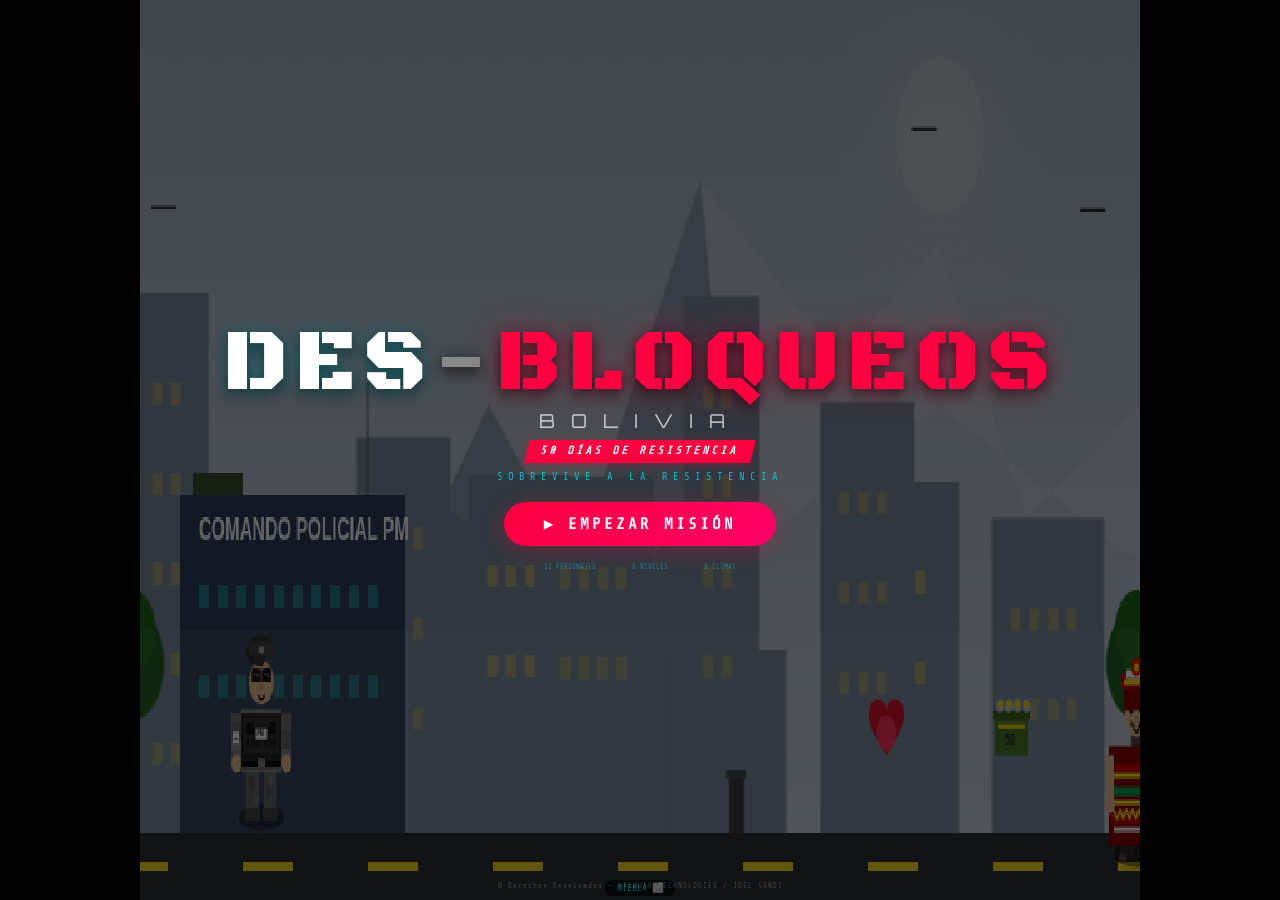
<file: index.html>
<!DOCTYPE html>
<html lang="es">
<head>
    <meta charset="UTF-8">
    <meta name="viewport" content="width=device-width, initial-scale=1.0, maximum-scale=1.0, user-scalable=no, orientation=landscape">
    <title>DESBLOQUEOS — Bolivia 2026</title>
    <link href="https://cdn.jsdelivr.net/npm/bootstrap@5.3.0/dist/css/bootstrap.min.css" rel="stylesheet">
    <link href="https://fonts.googleapis.com/css2?family=Black+Ops+One&family=Share+Tech+Mono&family=Orbitron:wght@400;700;900&display=swap" rel="stylesheet">
    <link rel="stylesheet" href="style.css">
</head>
<body>
    <div id="game-wrapper">
        <!-- CREDITS -->
        <div id="credits-screen">
            <div id="starfield"></div>
            <div id="credits-content">
                <p style="text-align:center;font-size:3rem;margin-bottom:50px;">DESBLOQUEOS</p>
                <p style="text-align:center;color:#fff;">REVELIÓN 2026 — EPISODIO FINAL</p>
                <p>Han pasado 50 días de resistencia. Este proyecto nació del caos de los bloqueos.</p>
                <p>Agradecemos a Dios por darnos un día más para respirar y seguir vivos.</p>
                <p>Gracias a la "inspiración" sarcástica de todo lo vivido; sin esa pausa forzada, este mundo no existiría.</p>
                <p style="text-align:center;margin-top:50px;">--- INTEGRANTES ---<br>Joel Sandi (Líder)<br>ARIA & NEBULA (IA)<br>JDR-IA Studios (Música)</p>
                <p style="text-align:center;margin-top:50px;">--- DATOS DE MISIÓN ---<br>Desarrollo: 50 Días<br>Origen: La Paz, Bolivia</p>
            </div>
        </div>

        <div id="canvas-container">
            <canvas id="gameCanvas"></canvas>
            <audio id="bgm-player" loop></audio>

            <!-- ===== HUD ===== -->
            <div class="game-ui-overlay d-none w-100 px-2 py-1 d-flex justify-content-between align-items-start" id="main-hud">
                <div class="d-flex flex-column" style="gap:1px;">
                    <div class="hud-item">
                        <span>❤️</span>
                        <div class="health-bar"><div id="health-fill"></div></div>
                        <span id="ui-hp-text" style="font-size:.6rem;">100</span>
                        <span id="ui-lives" style="font-size:.7rem;color:#ff0040;margin-left:4px;">3 ❤️</span>
                    </div>
                    <div class="hud-item"><span>🔫</span> <span id="ui-balas">40</span></div>
                    <div class="hud-item" style="color:var(--gold);border-color:rgba(255,215,0,0.15);"><span>💰</span> $<span id="ui-money">0</span></div>
                    <div class="hud-item" id="ui-ability" style="color:var(--cyan);border-color:rgba(0,240,255,0.15);"><span>⚡</span> <span id="ui-abil-name">HAB</span> <span id="ui-abil-cd"></span></div>
                </div>
                <div id="player-title" class="rebelion-tag" style="position:absolute;left:50%;transform:translateX(-50%) skew(-15deg);display:none;padding:4px 14px;font-size:0.65rem;"></div>
                <div class="d-flex flex-column align-items-end" style="gap:1px;">
                    <div class="hud-item" style="color:var(--red);border-color:rgba(255,0,64,0.15);font-weight:700;"><span id="ui-city" style="font-size:0.6rem;color:#ff9800;margin-right:6px;"></span>⏱️ <span id="ui-timer">180</span></div>
                    <div class="hud-item" style="color:#888;border-color:rgba(255,255,255,0.05);"><span style="font-size:.55rem;">VÍVERES:</span> <span id="ui-viveres">0</span></div>
                    <div class="hud-item" style="color:#888;border-color:rgba(255,255,255,0.05);"><span style="font-size:.55rem;">GASOLINA:</span> <span id="ui-gasolina">0</span></div>
                </div>
            </div>
            <div class="weather-hud" id="weather-toast" style="display:none;"><span id="ui-weather">DÍA ☀️</span></div>

            <!-- ===== STORY SCREEN ===== -->
            <div class="game-overlay d-none" id="story-screen" style="z-index:500;background:#000;">
                <div style="width:100%;height:100%;display:flex;flex-direction:column;padding-bottom:24px;">
                    <div style="flex:1;background:#000;border-bottom:2px solid rgba(0,240,255,0.25);">
                        <canvas id="storyCanvas" width="800" height="300" style="width:100%;height:100%;object-fit:cover;"></canvas>
                    </div>
                    <div class="glass-card" style="padding:14px;text-align:left;position:relative;border-radius:0;border-top:3px solid rgba(0,240,255,0.3);">
                        <div id="story-location" style="color:var(--cyan);font-weight:700;font-size:0.85rem;letter-spacing:2px;margin-bottom:4px;">📍 LOCALIZACIÓN</div>
                        <hr style="border-color:rgba(0,240,255,0.15);margin:4px 0;">
                        <div id="story-text" style="font-size:0.8rem;line-height:1.4;color:#bbb;"></div>
                        <div style="position:absolute;bottom:10px;right:14px;">
                            <button class="btn" onclick="skipStory()" style="background:var(--cyan);color:#000;font-weight:700;font-size:0.55rem;padding:4px 10px;border:none;border-radius:5px;box-shadow:0 2px 8px rgba(0,240,255,0.3);">
                                CONTINUAR <kbd style="background:#000;color:var(--cyan);margin-left:6px;padding:2px 6px;border-radius:3px;font-size:0.55rem;">X</kbd>
                            </button>
                        </div>
                    </div>
                </div>
                <div style="position:absolute;bottom:8px;left:0;width:100%;text-align:center;font-size:0.4rem;opacity:0.2;color:#fff;letter-spacing:1px;pointer-events:none;">© Derechos Reservados — HASHWAR TECHNOLOGIES / JOEL SANDI</div>
            </div>

            <!-- ===== START SCREEN ===== -->
            <div class="game-overlay" id="start-screen">
                <div class="mb-1" style="animation:fadeIn 0.6s ease;">
                    <div class="title-line">
                        <span class="title-des">DES</span><span style="color:#888;text-shadow:0 4px 15px rgba(0,0,0,0.8);">-</span><span class="title-bloqueos">BLOQUEOS</span>
                    </div>
                    <div class="title-sub">BOLIVIA</div>
                </div>
                <span class="rebelion-tag mb-2">50 DÍAS DE RESISTENCIA</span>
                <p class="pulse-text" style="color:rgba(0,240,255,0.7);letter-spacing:5px;font-size:0.65rem;margin-bottom:1rem;">SOBREVIVE A LA RESISTENCIA</p>
                <button class="btn btn-lg btn-glow" id="start-btn" style="background:linear-gradient(135deg,var(--red),#ff0066);color:#fff;font-weight:700;font-size:clamp(0.7rem,2.5vw,1rem);padding:10px 40px;border-radius:50px;border:none;letter-spacing:3px;box-shadow:0 4px 20px rgba(255,0,64,0.3);text-transform:uppercase;">
                    ▶ EMPEZAR MISIÓN
                </button>
                <div class="d-flex gap-3 mt-3" style="font-size:0.45rem;">
                    <span style="color:rgba(0,240,255,0.4);">12 PERSONAJES</span>
                    <span style="color:#333;">|</span>
                    <span style="color:rgba(0,240,255,0.4);">6 NIVELES</span>
                    <span style="color:#333;">|</span>
                    <span style="color:rgba(0,240,255,0.4);">8 CLIMAS</span>
                </div>
                <div style="position:absolute;bottom:8px;font-size:0.45rem;opacity:0.2;color:#fff;letter-spacing:1px;">© Derechos Reservados — HASHWAR TECHNOLOGIES / JOEL SANDI</div>
            </div>

            <!-- ===== CHARACTER SELECTION ===== -->
            <div class="game-overlay d-none" id="char-selection-screen" style="background:rgba(0,0,0,0.9);">
                <div class="mb-2"><h2 style="color:#fff;font-family:'Orbitron',sans-serif;font-size:clamp(0.6rem,2.5vw,0.9rem);letter-spacing:5px;font-weight:400;opacity:0.8;">SELECCIONA TU UNIDAD</h2></div>
                <div class="char-grid container">
                    <div class="char-card" onclick="openLevelSelection('pm')"><canvas id="preview-pm" width="100" height="150"></canvas><span class="badge bg-primary w-100 mt-1">P. Militar</span></div>
                    <div class="char-card" onclick="openLevelSelection('policia_bol')"><canvas id="preview-policia_bol" width="100" height="150"></canvas><span class="badge bg-success w-100 mt-1">P. Boliviana</span></div>
                    <div class="char-card" onclick="openLevelSelection('rebelde')"><canvas id="preview-rebelde" width="100" height="150"></canvas><span class="badge bg-danger w-100 mt-1">Rebelde</span></div>
                    <div class="char-card" onclick="openLevelSelection('perro')"><canvas id="preview-perro" width="100" height="150"></canvas><span class="badge bg-danger w-100 mt-1" style="background:#8d6e63;">Perro Petardo</span></div>
                    <div class="char-card" onclick="openLevelSelection('dea')"><canvas id="preview-dea" width="100" height="150"></canvas><span class="badge bg-dark w-100 mt-1 border border-warning" style="color:#ffd700;">DEA</span></div>
                    <div class="char-card" onclick="openLevelSelection('jara')"><canvas id="preview-jara" width="100" height="150"></canvas><span class="badge bg-success w-100 mt-1" style="background:#2e7d32;">Cap. JARA</span></div>
                    <div class="char-card" onclick="openLevelSelection('cholita')"><canvas id="preview-cholita" width="100" height="150"></canvas><span class="badge bg-info text-dark w-100 mt-1">Cholita</span></div>
                    <div class="char-card" onclick="openLevelSelection('joe')"><canvas id="preview-joe" width="100" height="150"></canvas><span class="badge bg-primary w-100 mt-1" style="background:#6a1b9a;">Joe</span></div>
                    <div class="char-card" onclick="openLevelSelection('poncho_j')"><canvas id="preview-poncho_j" width="100" height="150"></canvas><span class="badge bg-dark w-100 mt-1 border border-danger" style="color:#f44;">Poncho Rojo</span></div>
                    <div class="char-card" onclick="openLevelSelection('cob_j')"><canvas id="preview-cob_j" width="100" height="150"></canvas><span class="badge bg-secondary w-100 mt-1">C.O.B.</span></div>
                    <div class="char-card" onclick="openLevelSelection('evo_j')"><canvas id="preview-evo_j" width="100" height="150"></canvas><span class="badge bg-black w-100 mt-1 border border-light" style="color:#fff;">E. Gonzalez</span></div>
                    <div class="char-card" onclick="openLevelSelection('rodrigo')"><canvas id="preview-rodrigo" width="100" height="150"></canvas><span class="badge bg-light text-dark w-100 mt-1">Presidente</span></div>
                </div>
                <div style="font-size:0.45rem;color:#555;margin-top:6px;letter-spacing:3px;font-weight:600;">X: DISPARAR · Z: HABILIDAD · ESPACIO: SALTAR · ← →: MOVER</div>
            </div>

            <!-- ===== LEVEL SELECTION ===== -->
            <div class="game-overlay d-none" id="level-selection-screen" style="background:radial-gradient(ellipse at center,rgba(0,20,10,0.95) 0%,#000 100%);">
                <div style="border-bottom:1px solid rgba(0,255,0,0.15);padding:6px 15px;margin-bottom:8px;width:100%;">
                    <h2 style="color:#0f0;font-family:'Orbitron',sans-serif;font-size:clamp(0.5rem,2vw,0.8rem);letter-spacing:6px;font-weight:700;margin:0;">★ CENTRO DE MANDO ★</h2>
                    <span style="color:#0f0;font-size:0.35rem;opacity:0.4;">BOLIVIA_OPERATIONS_V2.0</span>
                </div>
                <div class="row g-3 w-100 px-3 justify-content-center" style="max-width:800px;">
                    <div class="col-4 col-md-2"><button class="btn btn-dark w-100 p-3 border-2 border-info btn-glow" onclick="finalizeSelection(null,1)" style="min-height:100px;background:rgba(0,240,255,0.08);border-radius:12px;"><span style="font-size:clamp(1.2rem,4vw,1.8rem);">🏔️</span><br><span style="font-size:0.6rem;font-weight:700;letter-spacing:1px;">LA PAZ</span></button></div>
                    <div class="col-4 col-md-2"><button class="btn btn-dark w-100 p-3 border-2 border-danger btn-glow" onclick="finalizeSelection(null,2)" style="min-height:100px;background:rgba(255,0,64,0.08);border-radius:12px;"><span style="font-size:clamp(1.2rem,4vw,1.8rem);">🏗️</span><br><span style="font-size:0.6rem;font-weight:700;letter-spacing:1px;">EL ALTO</span></button></div>
                    <div class="col-4 col-md-2"><button class="btn btn-dark w-100 p-3 border-2 border-light btn-glow" onclick="finalizeSelection(null,3)" style="min-height:100px;background:rgba(255,215,0,0.08);border-radius:12px;"><span style="font-size:clamp(1.2rem,4vw,1.8rem);">⛏️</span><br><span style="font-size:0.6rem;font-weight:700;letter-spacing:1px;">ORURO</span></button></div>
                    <div class="col-4 col-md-2"><button class="btn btn-dark w-100 p-3 border-2 border-success btn-glow" onclick="finalizeSelection(null,4)" style="min-height:100px;background:rgba(0,255,0,0.08);border-radius:12px;"><span style="font-size:clamp(1.2rem,4vw,1.8rem);">🌳</span><br><span style="font-size:0.6rem;font-weight:700;letter-spacing:1px;">CBBA</span></button></div>
                    <div class="col-4 col-md-2"><button class="btn btn-dark w-100 p-3 border-2 border-success btn-glow" onclick="finalizeSelection(null,5)" style="min-height:100px;background:rgba(0,100,0,0.08);border-radius:12px;"><span style="font-size:clamp(1.2rem,4vw,1.8rem);">🌿</span><br><span style="font-size:0.6rem;font-weight:700;letter-spacing:1px;">CHAPARE</span></button></div>
                    <div class="col-4 col-md-2"><button class="btn btn-dark w-100 p-3 border-2 border-warning btn-glow" onclick="finalizeSelection(null,6)" style="min-height:100px;background:rgba(255,215,0,0.08);border-radius:12px;"><span style="font-size:clamp(1.2rem,4vw,1.8rem);">🌴</span><br><span style="font-size:0.6rem;font-weight:700;letter-spacing:1px;">SCZ</span></button></div>
                </div>
                <button class="btn btn-outline-light btn-sm rounded-pill px-4 mt-2" onclick="document.getElementById('level-selection-screen').classList.add('d-none');document.getElementById('char-selection-screen').classList.remove('d-none');" style="font-size:0.45rem;opacity:0.5;">[ CANCELAR ]</button>
            </div>

            <!-- ===== SHOP ===== -->
            <div class="game-overlay d-none" id="shop-screen" style="background:rgba(0,0,0,0.92);">
                <div class="glass-card" style="padding:22px;max-width:480px;width:92%;">
                    <h2 style="color:var(--gold);font-family:'Orbitron',sans-serif;font-size:clamp(0.7rem,3vw,1rem);letter-spacing:4px;font-weight:700;margin-bottom:10px;">🏪 ARMERÍA DE LA RESISTENCIA</h2>
                    <div style="color:var(--gold);font-size:1.1rem;margin-bottom:14px;border:1px solid rgba(255,215,0,0.2);display:inline-block;padding:4px 18px;border-radius:15px;">💰 $<span id="shop-money">0</span></div>
                    <div class="shop-grid">
                        <div class="shop-item" onclick="buyItem('ammo')"><span style="font-size:1.2rem;">🔫</span><br>MUNICIÓN +20<br><span class="price">$50</span></div>
                        <div class="shop-item" onclick="buyItem('health')"><span style="font-size:1.2rem;">💊</span><br>BOTIQUÍN +25 HP<br><span class="price">$30</span></div>
                        <div class="shop-item" onclick="buyItem('armor')"><span style="font-size:1.2rem;">🛡️</span><br>CHALECO DEF+<br><span class="price">$100</span></div>
                        <div class="shop-item" onclick="buyItem('damage')"><span style="font-size:1.2rem;">⚡</span><br>BALA DAÑO+<br><span class="price">$150</span></div>
                    </div>
                    <button class="btn mt-3 px-5 rounded-pill fw-bold btn-glow" onclick="closeShop()" style="background:rgba(0,240,255,0.12);border:1px solid var(--cyan);color:var(--cyan);font-size:0.7rem;padding:8px 30px;">CONTINUAR MISIÓN</button>
                </div>
            </div>

            <!-- ===== DEATH SCREEN ===== -->
            <div class="game-overlay d-none" id="death-screen" style="background:rgba(80,0,0,0.7);">
                <div class="glass-card" style="padding:30px;max-width:380px;border-color:rgba(255,0,64,0.4);">
                    <h2 style="color:var(--red);font-family:'Black Ops One',system-ui;font-size:clamp(1.3rem,5vw,2rem);letter-spacing:6px;margin:0;">✖ MISIÓN FALLIDA</h2>
                    <p style="color:#777;font-size:0.55rem;margin:10px 0 18px;letter-spacing:2px;">LA RESISTENCIA HA CAÍDO</p>
                    <button class="btn btn-glow rounded-pill px-5 fw-bold" onclick="location.reload()" style="background:var(--red);border:none;color:#fff;font-size:0.65rem;padding:8px 25px;box-shadow:0 4px 20px rgba(255,0,64,0.4);">⟳ REINTENTAR</button>
                </div>
            </div>

            <!-- ===== WIN SCREEN ===== -->
            <div class="game-overlay d-none" id="win-screen" style="background:rgba(0,0,0,0.92);z-index:1000;">
                <div class="glass-card" style="padding:25px;max-width:480px;width:92%;border-color:rgba(0,255,0,0.25);">
                    <h2 style="color:#0f0;font-family:'Black Ops One',system-ui;font-size:clamp(1.2rem,4.5vw,1.8rem);letter-spacing:5px;margin:0;">★ VICTORIA ★</h2>
                    <p style="color:#777;font-size:0.55rem;margin:6px 0 14px;letter-spacing:2px;">TODOS LOS NIVELES SUPERADOS — REBELIÓN 2026</p>
                    <div style="border:1px solid rgba(0,255,0,0.15);border-radius:10px;padding:12px;margin-bottom:14px;">
                        <div class="stat-row" style="font-size:0.65rem;padding:4px 0;"><span class="stat-label">💰 DINERO</span><span class="stat-value" style="color:var(--gold);font-size:0.75rem;">$<span id="win-money">0</span></span></div>
                        <div class="stat-row" style="font-size:0.65rem;padding:4px 0;"><span class="stat-label">🔫 MUNICIÓN</span><span class="stat-value" style="color:var(--cyan);font-size:0.75rem;"><span id="win-bullets">0</span></span></div>
                        <div class="stat-row" style="font-size:0.65rem;padding:4px 0;"><span class="stat-label">⏱️ TIEMPO</span><span class="stat-value" style="color:var(--red);font-size:0.75rem;"><span id="win-time">0</span>s</span></div>
                    </div>
                    <div class="d-flex justify-content-center gap-2 flex-wrap">
                        <div class="d-flex gap-2">
                            <input type="text" id="player-name-input" class="form-control bg-dark text-white border-success" placeholder="ALIAS" style="width:120px;font-size:0.6rem;padding:4px 8px;">
                            <button class="btn btn-success fw-bold btn-glow" onclick="saveGameScore()" style="font-size:0.6rem;padding:4px 14px;background:#0a0;border:none;">💾 GUARDAR</button>
                        </div>
                        <button class="btn btn-outline-light px-3" onclick="location.reload()" style="font-size:0.6rem;padding:4px 14px;">⟳ REINTENTAR</button>
                    </div>

                </div>
            </div>

        </div><!-- /canvas-container -->

        <!-- ===== MOBILE CONTROLS ===== -->
        <div class="mobile-controls" id="touch-controls">
            <div class="ctrl-group">
                <div class="d-flex gap-2">
                    <div class="ctrl-btn" id="btn-left">◀</div>
                    <div class="ctrl-btn" id="btn-right">▶</div>
                </div>
                <div class="d-flex gap-2">
                    <div class="ctrl-btn fire" id="btn-shoot">🔥</div>
                    <div class="ctrl-btn jump" id="btn-jump">⬆</div>
                    <div class="ctrl-btn ability" id="btn-ability" style="font-size:0.5rem;">⚡<br>HAB</div>
                </div>
            </div>
        </div>
    </div><!-- /game-wrapper -->

    <script src="game.js"></script>
    <script>
        if ('ontouchstart' in window || navigator.maxTouchPoints > 0) document.getElementById('touch-controls').style.display = 'flex';
        const touchEvents = { 'btn-left': 'ArrowLeft', 'btn-right': 'ArrowRight', 'btn-jump': 'Space', 'btn-shoot': 'KeyX', 'btn-ability': 'KeyZ' };
        Object.entries(touchEvents).forEach(([id, code]) => {
            const btn = document.getElementById(id);
            if (btn) {
                btn.addEventListener('touchstart', (e) => { e.preventDefault(); keys[code] = true; if (code === 'KeyX' || code === 'KeyZ') window.dispatchEvent(new KeyboardEvent('keydown', {code})); });
                btn.addEventListener('touchend', (e) => { e.preventDefault(); keys[code] = false; });
            }
        });
    </script>
</body>
</html>
</file>
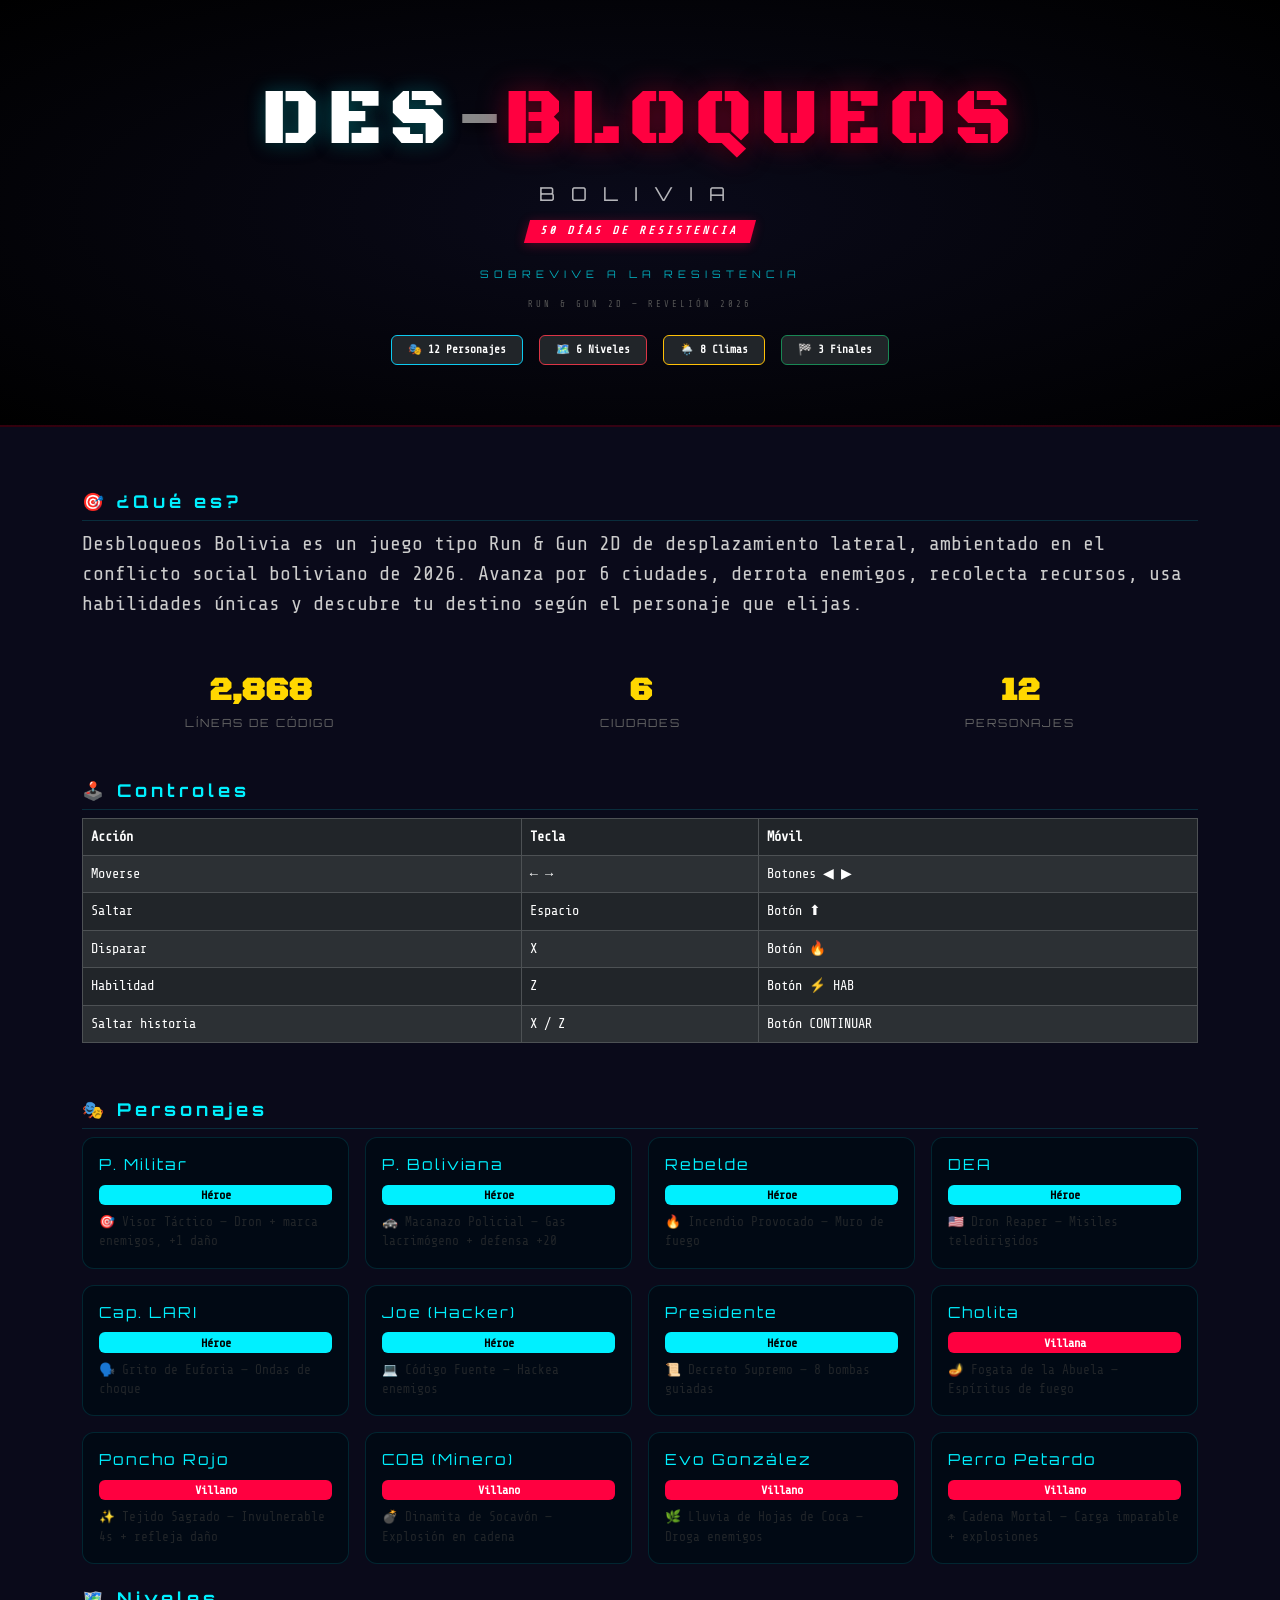
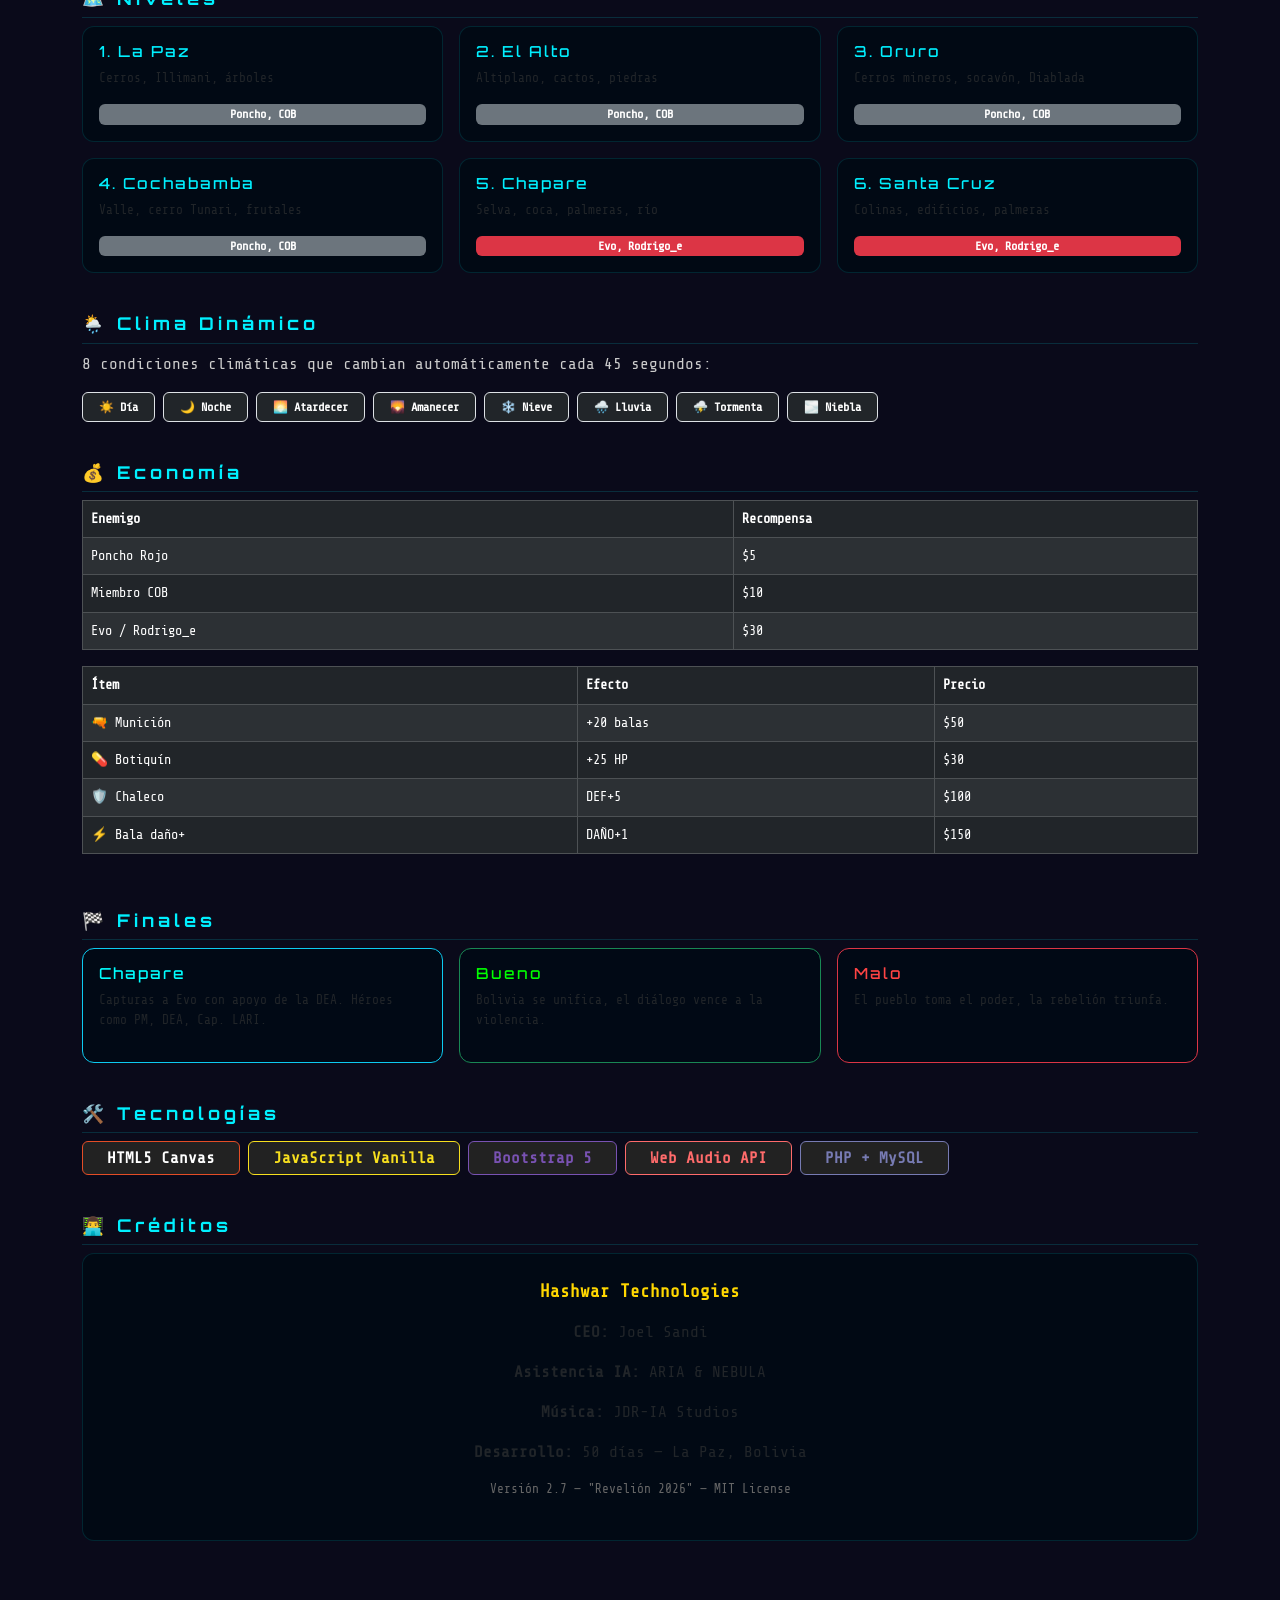
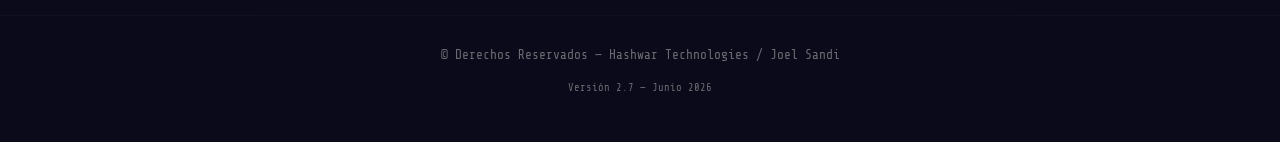
<file: presentacion.html>
<!DOCTYPE html>
<html lang="es">
<head>
    <meta charset="UTF-8">
    <meta name="viewport" content="width=device-width, initial-scale=1.0">
    <title>Desbloqueos Bolivia v2.7 — Presentación</title>
    <link href="https://cdn.jsdelivr.net/npm/bootstrap@5.3.0/dist/css/bootstrap.min.css" rel="stylesheet">
    <link href="https://fonts.googleapis.com/css2?family=Black+Ops+One&family=Orbitron:wght@400;700;900&family=Share+Tech+Mono&display=swap" rel="stylesheet">
    <style>
        body { background: #0a0a1a; color: #ccc; font-family: 'Share Tech Mono', 'Segoe UI', monospace; }
        h1, h2, h3 { font-weight: 700; letter-spacing: 1px; }
        h2 { color: #00f0ff; border-bottom: 1px solid rgba(0,240,255,0.15); padding-bottom: 8px; margin-top: 40px; font-family: 'Orbitron', sans-serif; font-size: 1.1rem; letter-spacing: 4px; }
        .hero { background: radial-gradient(ellipse at center, #0a0a1a 0%, #000 100%); padding: 60px 0; text-align: center; border-bottom: 2px solid rgba(255,0,64,0.2); }
        .hero .tagline { color: #ffd700; letter-spacing: 5px; font-size: 0.85rem; font-family: 'Orbitron', sans-serif; }
        .title-des { color: #fff; text-shadow: 0 0 20px rgba(0,240,255,0.3), 0 4px 15px rgba(0,0,0,0.8); font-family: 'Black Ops One', system-ui; font-size: clamp(2.5rem, 12vw, 5rem); line-height: 0.85; letter-spacing: 8px; text-transform: uppercase; }
        .title-bloqueos { color: #ff0040; animation: glitch-color 3s infinite; text-shadow: 0 0 30px rgba(255,0,64,0.4), 0 4px 15px rgba(0,0,0,0.8); font-family: 'Black Ops One', system-ui; font-size: clamp(2.5rem, 12vw, 5rem); line-height: 0.85; letter-spacing: 8px; text-transform: uppercase; }
        .title-sub { font-family: 'Orbitron', sans-serif; color: #fff; font-size: clamp(0.6rem, 4vw, 1.2rem); letter-spacing: 16px; text-transform: uppercase; opacity: 0.7; }
        @keyframes glitch-color { 0% { text-shadow: 1px 0 #00f0ff, -1px 0 #ff00ff; } 2% { text-shadow: 5px 0 #00f0ff, -5px 0 #ff00ff; } 4% { text-shadow: 1px 0 #00f0ff, -1px 0 #ff00ff; } 100% { text-shadow: 1px 0 #00f0ff, -1px 0 #ff00ff; } }
        @keyframes fadeIn { from { opacity: 0; transform: translateY(10px); } to { opacity: 1; transform: translateY(0); } }
        .rebelion-tag { background: #ff0040; color: #fff; padding: 3px 14px; font-weight: 700; font-size: clamp(0.5rem, 2vw, 0.7rem); transform: skew(-15deg); display: inline-block; letter-spacing: 3px; box-shadow: 0 2px 10px rgba(255,0,64,0.3); font-family: 'Share Tech Mono', monospace; }
        .card { background: rgba(0,10,20,0.85); border: 1px solid rgba(0,240,255,0.12); border-radius: 12px; transition: transform 0.2s; }
        .card:hover { transform: translateY(-3px); border-color: rgba(0,240,255,0.3); }
        .card-title { color: #00f0ff; font-size: 0.95rem; font-family: 'Orbitron', sans-serif; letter-spacing: 2px; }
        .badge-hero { background: #00f0ff; color: #000; }
        .badge-villain { background: #ff0040; color: #fff; }
        .footer { text-align: center; padding: 30px 0; opacity: 0.5; font-size: 0.8rem; border-top: 1px solid rgba(255,255,255,0.05); margin-top: 50px; }
        .stat-number { font-size: 2rem; font-weight: 900; color: #ffd700; font-family: 'Black Ops One', system-ui; }
        .stat-label { font-size: 0.7rem; text-transform: uppercase; letter-spacing: 2px; color: #666; font-family: 'Orbitron', sans-serif; }
        .game-ui { font-family: 'Share Tech Mono', monospace; }
    </style>
</head>
<body>

<div class="hero">
    <div class="container">
        <div class="mb-2" style="animation:fadeIn 0.6s ease;">
            <div style="display:flex;justify-content:center;align-items:baseline;gap:0;flex-wrap:wrap;">
                <span class="title-des">DES</span><span style="color:#888;text-shadow:0 4px 15px rgba(0,0,0,0.8);font-family:'Black Ops One',system-ui;font-size:clamp(2.5rem,12vw,5rem);">-</span><span class="title-bloqueos">BLOQUEOS</span>
            </div>
            <div class="title-sub">BOLIVIA</div>
        </div>
        <span class="rebelion-tag mb-2">50 DÍAS DE RESISTENCIA</span>
        <p class="text-secondary mt-3" style="letter-spacing:5px;font-size:0.65rem;font-family:'Orbitron',sans-serif;color:rgba(0,240,255,0.7) !important;">SOBREVIVE A LA RESISTENCIA</p>
        <p style="letter-spacing:3px;font-size:0.55rem;color:#555;font-family:'Share Tech Mono',monospace;">RUN & GUN 2D — REVELIÓN 2026</p>
        <div class="d-flex justify-content-center gap-3 mt-4 flex-wrap">
            <span class="badge bg-dark px-3 py-2 border border-info" style="font-size:0.7rem;">🎭 12 Personajes</span>
            <span class="badge bg-dark px-3 py-2 border border-danger" style="font-size:0.7rem;">🗺️ 6 Niveles</span>
            <span class="badge bg-dark px-3 py-2 border border-warning" style="font-size:0.7rem;">🌦️ 8 Climas</span>
            <span class="badge bg-dark px-3 py-2 border border-success" style="font-size:0.7rem;">🏁 3 Finales</span>
        </div>
    </div>
</div>

<div class="container py-4">

    <!-- QUÉ ES -->
    <h2>🎯 ¿Qué es?</h2>
    <p class="lead">Desbloqueos Bolivia es un juego tipo <strong>Run &amp; Gun 2D</strong> de desplazamiento lateral, ambientado en el conflicto social boliviano de 2026. Avanza por 6 ciudades, derrota enemigos, recolecta recursos, usa habilidades únicas y descubre tu destino según el personaje que elijas.</p>

    <!-- ESTADÍSTICAS -->
    <div class="row text-center my-5">
        <div class="col-4"><div class="stat-number">2,868</div><div class="stat-label">Líneas de código</div></div>
        <div class="col-4"><div class="stat-number">6</div><div class="stat-label">Ciudades</div></div>
        <div class="col-4"><div class="stat-number">12</div><div class="stat-label">Personajes</div></div>
    </div>

    <!-- CONTROLES -->
    <h2>🕹️ Controles</h2>
    <div class="table-responsive">
        <table class="table table-dark table-striped table-bordered" style="font-size:0.85rem;">
            <thead><tr><th>Acción</th><th>Tecla</th><th>Móvil</th></tr></thead>
            <tbody>
                <tr><td>Moverse</td><td>← →</td><td>Botones ◀ ▶</td></tr>
                <tr><td>Saltar</td><td>Espacio</td><td>Botón ⬆</td></tr>
                <tr><td>Disparar</td><td>X</td><td>Botón 🔥</td></tr>
                <tr><td>Habilidad</td><td>Z</td><td>Botón ⚡ HAB</td></tr>
                <tr><td>Saltar historia</td><td>X / Z</td><td>Botón CONTINUAR</td></tr>
            </tbody>
        </table>
    </div>

    <!-- PERSONAJES -->
    <h2>🎭 Personajes</h2>
    <div class="row g-3">
        <div class="col-md-3 col-6">
            <div class="card p-3 h-100">
                <div class="card-title">P. Militar</div>
                <span class="badge badge-hero mb-2">Héroe</span>
                <p class="card-text" style="font-size:0.8rem;">🎯 Visor Táctico — Dron + marca enemigos, +1 daño</p>
            </div>
        </div>
        <div class="col-md-3 col-6">
            <div class="card p-3 h-100">
                <div class="card-title">P. Boliviana</div>
                <span class="badge badge-hero mb-2">Héroe</span>
                <p class="card-text" style="font-size:0.8rem;">🚓 Macanazo Policial — Gas lacrimógeno + defensa +20</p>
            </div>
        </div>
        <div class="col-md-3 col-6">
            <div class="card p-3 h-100">
                <div class="card-title">Rebelde</div>
                <span class="badge badge-hero mb-2">Héroe</span>
                <p class="card-text" style="font-size:0.8rem;">🔥 Incendio Provocado — Muro de fuego</p>
            </div>
        </div>
        <div class="col-md-3 col-6">
            <div class="card p-3 h-100">
                <div class="card-title">DEA</div>
                <span class="badge badge-hero mb-2">Héroe</span>
                <p class="card-text" style="font-size:0.8rem;">🇺🇸 Dron Reaper — Misiles teledirigidos</p>
            </div>
        </div>
        <div class="col-md-3 col-6">
            <div class="card p-3 h-100">
                <div class="card-title">Cap. LARI</div>
                <span class="badge badge-hero mb-2">Héroe</span>
                <p class="card-text" style="font-size:0.8rem;">🗣️ Grito de Euforia — Ondas de choque</p>
            </div>
        </div>
        <div class="col-md-3 col-6">
            <div class="card p-3 h-100">
                <div class="card-title">Joe (Hacker)</div>
                <span class="badge badge-hero mb-2">Héroe</span>
                <p class="card-text" style="font-size:0.8rem;">💻 Código Fuente — Hackea enemigos</p>
            </div>
        </div>
        <div class="col-md-3 col-6">
            <div class="card p-3 h-100">
                <div class="card-title">Presidente</div>
                <span class="badge badge-hero mb-2">Héroe</span>
                <p class="card-text" style="font-size:0.8rem;">📜 Decreto Supremo — 8 bombas guiadas</p>
            </div>
        </div>
        <div class="col-md-3 col-6">
            <div class="card p-3 h-100">
                <div class="card-title">Cholita</div>
                <span class="badge badge-villain mb-2">Villana</span>
                <p class="card-text" style="font-size:0.8rem;">🪔 Fogata de la Abuela — Espíritus de fuego</p>
            </div>
        </div>
        <div class="col-md-3 col-6">
            <div class="card p-3 h-100">
                <div class="card-title">Poncho Rojo</div>
                <span class="badge badge-villain mb-2">Villano</span>
                <p class="card-text" style="font-size:0.8rem;">✨ Tejido Sagrado — Invulnerable 4s + refleja daño</p>
            </div>
        </div>
        <div class="col-md-3 col-6">
            <div class="card p-3 h-100">
                <div class="card-title">COB (Minero)</div>
                <span class="badge badge-villain mb-2">Villano</span>
                <p class="card-text" style="font-size:0.8rem;">💣 Dinamita de Socavón — Explosión en cadena</p>
            </div>
        </div>
        <div class="col-md-3 col-6">
            <div class="card p-3 h-100">
                <div class="card-title">Evo González</div>
                <span class="badge badge-villain mb-2">Villano</span>
                <p class="card-text" style="font-size:0.8rem;">🌿 Lluvia de Hojas de Coca — Droga enemigos</p>
            </div>
        </div>
        <div class="col-md-3 col-6">
            <div class="card p-3 h-100">
                <div class="card-title">Perro Petardo</div>
                <span class="badge badge-villain mb-2">Villano</span>
                <p class="card-text" style="font-size:0.8rem;">☠️ Cadena Mortal — Carga imparable + explosiones</p>
            </div>
        </div>
    </div>

    <!-- NIVELES -->
    <h2 class="mt-4">🗺️ Niveles</h2>
    <div class="row g-3">
        <div class="col-md-4 col-6"><div class="card p-3"><h5 class="card-title">1. La Paz</h5><p style="font-size:0.8rem;">Cerros, Illimani, árboles</p><span class="badge bg-secondary">Poncho, COB</span></div></div>
        <div class="col-md-4 col-6"><div class="card p-3"><h5 class="card-title">2. El Alto</h5><p style="font-size:0.8rem;">Altiplano, cactos, piedras</p><span class="badge bg-secondary">Poncho, COB</span></div></div>
        <div class="col-md-4 col-6"><div class="card p-3"><h5 class="card-title">3. Oruro</h5><p style="font-size:0.8rem;">Cerros mineros, socavón, Diablada</p><span class="badge bg-secondary">Poncho, COB</span></div></div>
        <div class="col-md-4 col-6"><div class="card p-3"><h5 class="card-title">4. Cochabamba</h5><p style="font-size:0.8rem;">Valle, cerro Tunari, frutales</p><span class="badge bg-secondary">Poncho, COB</span></div></div>
        <div class="col-md-4 col-6"><div class="card p-3"><h5 class="card-title">5. Chapare</h5><p style="font-size:0.8rem;">Selva, coca, palmeras, río</p><span class="badge bg-danger">Evo, Rodrigo_e</span></div></div>
        <div class="col-md-4 col-6"><div class="card p-3"><h5 class="card-title">6. Santa Cruz</h5><p style="font-size:0.8rem;">Colinas, edificios, palmeras</p><span class="badge bg-danger">Evo, Rodrigo_e</span></div></div>
    </div>

    <!-- CLIMA -->
    <h2>🌦️ Clima Dinámico</h2>
    <p>8 condiciones climáticas que cambian automáticamente cada 45 segundos:</p>
    <div class="d-flex flex-wrap gap-2">
        <span class="badge bg-dark border px-3 py-2">☀️ Día</span>
        <span class="badge bg-dark border px-3 py-2">🌙 Noche</span>
        <span class="badge bg-dark border px-3 py-2">🌅 Atardecer</span>
        <span class="badge bg-dark border px-3 py-2">🌄 Amanecer</span>
        <span class="badge bg-dark border px-3 py-2">❄️ Nieve</span>
        <span class="badge bg-dark border px-3 py-2">🌧️ Lluvia</span>
        <span class="badge bg-dark border px-3 py-2">⛈️ Tormenta</span>
        <span class="badge bg-dark border px-3 py-2">🌫️ Niebla</span>
    </div>

    <!-- TIENDA -->
    <h2>💰 Economía</h2>
    <div class="table-responsive">
        <table class="table table-dark table-striped table-bordered" style="font-size:0.85rem;">
            <thead><tr><th>Enemigo</th><th>Recompensa</th></tr></thead>
            <tbody>
                <tr><td>Poncho Rojo</td><td>$5</td></tr>
                <tr><td>Miembro COB</td><td>$10</td></tr>
                <tr><td>Evo / Rodrigo_e</td><td>$30</td></tr>
            </tbody>
        </table>
    </div>
    <div class="table-responsive">
        <table class="table table-dark table-striped table-bordered" style="font-size:0.85rem;">
            <thead><tr><th>Ítem</th><th>Efecto</th><th>Precio</th></tr></thead>
            <tbody>
                <tr><td>🔫 Munición</td><td>+20 balas</td><td>$50</td></tr>
                <tr><td>💊 Botiquín</td><td>+25 HP</td><td>$30</td></tr>
                <tr><td>🛡️ Chaleco</td><td>DEF+5</td><td>$100</td></tr>
                <tr><td>⚡ Bala daño+</td><td>DAÑO+1</td><td>$150</td></tr>
            </tbody>
        </table>
    </div>

    <!-- FINALES -->
    <h2>🏁 Finales</h2>
    <div class="row g-3">
        <div class="col-md-4">
            <div class="card p-3 h-100 border border-info">
                <h5 class="card-title" style="color:#0ff;">Chapare</h5>
                <p style="font-size:0.8rem;">Capturas a Evo con apoyo de la DEA. Héroes como PM, DEA, Cap. LARI.</p>
            </div>
        </div>
        <div class="col-md-4">
            <div class="card p-3 h-100 border border-success">
                <h5 class="card-title" style="color:#0f0;">Bueno</h5>
                <p style="font-size:0.8rem;">Bolivia se unifica, el diálogo vence a la violencia.</p>
            </div>
        </div>
        <div class="col-md-4">
            <div class="card p-3 h-100 border border-danger">
                <h5 class="card-title" style="color:#f44;">Malo</h5>
                <p style="font-size:0.8rem;">El pueblo toma el poder, la rebelión triunfa.</p>
            </div>
        </div>
    </div>

    <!-- TECNOLOGÍAS -->
    <h2>🛠️ Tecnologías</h2>
    <div class="d-flex flex-wrap gap-2">
        <span class="badge fs-6 px-4 py-2" style="background:#222;border:1px solid #e44d26;">HTML5 Canvas</span>
        <span class="badge fs-6 px-4 py-2" style="background:#222;border:1px solid #f7df1e;color:#f7df1e;">JavaScript Vanilla</span>
        <span class="badge fs-6 px-4 py-2" style="background:#222;border:1px solid #7952b3;color:#7952b3;">Bootstrap 5</span>
        <span class="badge fs-6 px-4 py-2" style="background:#222;border:1px solid #ff6b6b;color:#ff6b6b;">Web Audio API</span>
        <span class="badge fs-6 px-4 py-2" style="background:#222;border:1px solid #777bb3;color:#777bb3;">PHP + MySQL</span>
    </div>

    <!-- CRÉDITOS -->
    <h2>👨‍💻 Créditos</h2>
    <div class="card p-4 text-center">
        <p style="font-size:1.1rem;font-weight:700;color:#ffd700;">Hashwar Technologies</p>
        <p><strong>CEO:</strong> Joel Sandi</p>
        <p><strong>Asistencia IA:</strong> ARIA &amp; NEBULA</p>
        <p><strong>Música:</strong> JDR-IA Studios</p>
        <p><strong>Desarrollo:</strong> 50 días — La Paz, Bolivia</p>
        <p style="color:#666;font-size:0.8rem;">Versión 2.7 — "Revelión 2026" — MIT License</p>
    </div>

</div>

<div class="footer">
    <p>© Derechos Reservados — Hashwar Technologies / Joel Sandi</p>
    <p style="font-size:0.65rem;">Versión 2.7 — Junio 2026</p>
</div>

<script src="https://cdn.jsdelivr.net/npm/bootstrap@5.3.0/dist/js/bootstrap.bundle.min.js"></script>
</body>
</html>
</file>
<file: style.css>
:root {
    --real-vh: 1vh;
    --cyan: #00f0ff;
    --red: #ff0040;
    --gold: #ffd700;
    --glass: rgba(0, 10, 20, 0.85);
    --glass-border: rgba(0, 240, 255, 0.15);
}
* { box-sizing: border-box; }
body {
    background: #000; margin: 0; padding: 0;
    height: calc(var(--real-vh) * 100); width: 100vw;
    display: flex; justify-content: center; align-items: center;
    overflow: hidden; font-family: 'Share Tech Mono', monospace; position: fixed;
    user-select: none; -webkit-user-select: none;
}
#game-wrapper {
    position: relative; width: 100vw; height: 100%;
    max-width: 1000px; display: flex; flex-direction: column;
    background: radial-gradient(ellipse at center, #0a0a1a 0%, #000 100%);
    overflow: hidden;
}

/* LANDSCAPE */
@media (orientation: landscape) {
    #game-wrapper { flex-direction: row; align-items: center; }
    #canvas-container { flex-grow: 1; height: 100%; position: relative; display: flex; align-items: center; }
    canvas#gameCanvas { aspect-ratio: 2/1; width: auto; height: 100%; max-width: 100%; max-height: 100%; margin: 0 auto; }
    .mobile-controls { position: absolute; bottom: 0; left: 0; width: 100%; padding: 15px; display: none; justify-content: space-between; z-index: 200; pointer-events: none; }
}
/* PORTRAIT */
@media (orientation: portrait) {
    #game-wrapper { flex-direction: column; }
    #canvas-container { width: 100%; height: 45%; display: flex; align-items: flex-end; background: #000; border-bottom: 1px solid #222; position: relative; }
    canvas#gameCanvas { width: 100%; height: auto; aspect-ratio: 2/1; image-rendering: pixelated; }
    .mobile-controls { display: flex !important; flex-grow: 1; width: 100%; background: rgba(0,5,10,0.95); flex-direction: column; justify-content: center; align-items: center; gap: 10px; padding: 8px; border-top: 1px solid #222; pointer-events: auto; }
    .ctrl-group { display: flex; gap: 10px; width: 100%; justify-content: space-around; }
    .ctrl-btn { width: 55px; height: 55px; font-size: 1.3rem; border-width: 2px; }
    .game-overlay { height: 100% !important; }
    #main-hud { top: 3px !important; }
    .overlay-content { padding: 10px !important; }
}

#canvas-container { position: relative; overflow: hidden; width: 100%; height: 100%; display: flex; align-items: center; justify-content: center; }
canvas { display: block; image-rendering: pixelated; background: #000; }

/* ===== GLASS OVERLAY ===== */
.game-overlay {
    position: absolute; top: 0; left: 0; width: 100%; height: 100%;
    background: rgba(0, 0, 0, 0.6);
    display: flex; flex-direction: column; justify-content: center;
    align-items: center; z-index: 400; text-align: center; padding: 15px;
}

/* ===== TITLE ===== */
.title-line {
    display: flex;
    justify-content: center;
    align-items: baseline;
    flex-wrap: wrap;
    gap: 0;
    font-family: 'Black Ops One', system-ui;
    font-size: clamp(2.2rem, 14vw, 5.5rem);
    line-height: 0.85;
    letter-spacing: 8px;
    text-transform: uppercase;
    margin: 0;
}
.title-des {
    color: #fff;
    text-shadow: 0 0 20px rgba(0, 240, 255, 0.3), 0 4px 15px rgba(0,0,0,0.8);
}
.title-bloqueos {
    color: var(--red);
    animation: glitch-color 3s infinite;
    text-shadow: 0 0 30px rgba(255, 0, 64, 0.4), 0 4px 15px rgba(0,0,0,0.8);
}
.title-sub {
    font-family: 'Orbitron', sans-serif;
    color: #fff;
    font-size: clamp(0.5rem, 4vw, 1.2rem);
    letter-spacing: 16px;
    text-transform: uppercase;
    margin: 5px 0 0;
    opacity: 0.7;
    font-weight: 400;
}

@keyframes glitch-color { 0% { text-shadow: 1px 0 var(--cyan), -1px 0 #ff00ff; } 2% { text-shadow: 5px 0 var(--cyan), -5px 0 #ff00ff; } 4% { text-shadow: 1px 0 var(--cyan), -1px 0 #ff00ff; } 100% { text-shadow: 1px 0 var(--cyan), -1px 0 #ff00ff; } }

.rebelion-tag {
    background: var(--red); color: #fff; padding: 3px 14px;
    font-weight: 700; font-size: clamp(0.5rem, 2vw, 0.7rem);
    transform: skew(-15deg); display: inline-block;
    letter-spacing: 3px; box-shadow: 0 2px 10px rgba(255,0,64,0.3);
}

/* ===== GLASS CARD ===== */
.glass-card {
    background: rgba(0, 10, 20, 0.92);
    border: 1px solid var(--glass-border);
    border-radius: 12px;
}

/* ===== BUTTONS ===== */
.btn-glow {
    position: relative; overflow: hidden;
    transition: all 0.25s ease;
}
.btn-glow:hover { transform: translateY(-2px); box-shadow: 0 6px 25px rgba(0, 240, 255, 0.2); }
.btn-glow:active { transform: translateY(0); }

/* ===== HUD ===== */
.game-ui-overlay {
    position: absolute; top: 3px; left: 3px; right: 3px;
    pointer-events: none; z-index: 100;
}
.hud-item {
    background: rgba(0, 5, 10, 0.88);
    border: 1px solid rgba(255, 255, 255, 0.08);
    border-radius: 6px;
    padding: 4px 10px;
    font-size: 0.7rem;
    display: flex;
    align-items: center;
    gap: 5px;
    margin-bottom: 3px;
    color: #ccc;
}
.health-bar {
    width: 75px; height: 9px; background: #1a1a2e;
    border-radius: 4px; overflow: hidden; border: 1px solid #555;
}
#health-fill {
    height: 100%; width: 100%;
    background: linear-gradient(90deg, #ff0040, #ff4444, #ff6666);
    transition: width 0.15s;
    border-radius: 3px;
}
.weather-hud {
    position: absolute; bottom: 2px; left: 50%;
    transform: translateX(-50%);
    z-index: 100; pointer-events: none;
}
.weather-hud span {
    font-size: 0.6rem;
    background: rgba(0,5,10,0.8);
    color: var(--cyan);
    padding: 3px 12px;
    border-radius: 10px;
    border: 1px solid rgba(0,240,255,0.2);
    opacity: 0.9;
}

/* ===== CHARACTER GRID ===== */
.char-grid {
    display: grid;
    grid-template-columns: repeat(4, 1fr);
    gap: 0.5rem;
    width: 100%;
    max-width: 680px;
    padding: 0.3rem;
    justify-items: center;
}
.char-card {
    background: rgba(10, 15, 25, 0.85);
    border: 1px solid rgba(255, 255, 255, 0.1);
    border-radius: 12px;
    padding: 0.5rem;
    cursor: pointer;
    transition: all 0.2s;
    display: flex;
    flex-direction: column;
    align-items: center;
    width: 100%;
    position: relative;
}
.char-card:hover {
    background: rgba(0, 240, 255, 0.1);
    border-color: var(--cyan);
    transform: translateY(-4px);
    box-shadow: 0 10px 30px rgba(0, 240, 255, 0.2);
}
.char-card canvas { width: 65px; height: 95px; background: transparent; }
.char-card .badge { font-size: 0.5rem !important; font-weight: 700; letter-spacing: 1px; padding: 3px 6px !important; }

/* ===== MOBILE CONTROLS ===== */
.mobile-controls { pointer-events: none; }
.ctrl-btn {
    background: rgba(255, 255, 255, 0.06);
    border: 2px solid rgba(0, 240, 255, 0.2);
    border-radius: 50%;
    color: #fff;
    display: flex;
    justify-content: center;
    align-items: center;
    touch-action: manipulation;
    pointer-events: auto;
    user-select: none;
    transition: all 0.08s;
    -webkit-tap-highlight-color: transparent;
}
.ctrl-btn:active {
    transform: scale(0.88);
    background: rgba(0, 240, 255, 0.15);
    border-color: var(--cyan);
}
.ctrl-btn.fire { border-color: rgba(255, 0, 64, 0.4); }
.ctrl-btn.fire:active { background: rgba(255, 0, 64, 0.2); border-color: var(--red); }
.ctrl-btn.jump { border-color: rgba(0, 120, 255, 0.4); }
.ctrl-btn.jump:active { background: rgba(0, 120, 255, 0.2); }
.ctrl-btn.ability { border-color: rgba(255, 215, 0, 0.4); font-size: 0.5rem; }
.ctrl-btn.ability:active { background: rgba(255, 215, 0, 0.2); border-color: var(--gold); }

/* ===== SHOP ===== */
.shop-grid { display: grid; grid-template-columns: 1fr 1fr; gap: 8px; width: 100%; max-width: 450px; margin: 0 auto; }
.shop-item {
    background: rgba(0, 240, 255, 0.04);
    border: 1px solid rgba(0, 240, 255, 0.12);
    border-radius: 10px;
    padding: 12px 6px;
    cursor: pointer;
    transition: all 0.2s;
    font-size: 0.7rem;
    color: #ccc;
}
.shop-item:hover { background: rgba(0, 240, 255, 0.1); border-color: var(--cyan); transform: scale(1.04); }
.shop-item:active { transform: scale(0.96); }
.shop-item .price { color: var(--gold); font-weight: 700; }

/* ===== ANIMATIONS ===== */
@keyframes fadeIn { from { opacity: 0; transform: translateY(10px); } to { opacity: 1; transform: translateY(0); } }
@keyframes pulse-glow { 0%, 100% { opacity: 0.6; } 50% { opacity: 1; } }
.fade-in { animation: fadeIn 0.4s ease forwards; }
.pulse-text { animation: pulse-glow 2s infinite; }

/* ===== CREDITS ===== */
#credits-screen { display: none; position: absolute; top: 0; left: 0; width: 100%; height: 100%; background: #000; z-index: 3000; perspective: 350px; overflow: hidden; }
#starfield { position: absolute; top: 0; left: 0; width: 100%; height: 100%; z-index: -1; }
.star { position: absolute; background: white; border-radius: 50%; opacity: 0.5; animation: twinkle var(--duration) infinite; }
@keyframes twinkle { 0%, 100% { opacity: 0.3; transform: scale(1); } 50% { opacity: 1; transform: scale(1.2); } }
#credits-content { position: absolute; top: 100%; width: 100%; text-align: justify; color: #ffda44; font-family: 'Share Tech Mono', monospace; font-size: 1.4rem; line-height: 2; font-weight: bold; transform-origin: 50% 100%; transform: rotateX(25deg); padding: 0 15%; }
@keyframes crawl { 0% { top: 100%; transform: rotateX(25deg) translateY(0); } 100% { top: -250%; transform: rotateX(25deg) translateY(-800px); } }
.animate-crawl { animation: crawl 55s linear forwards; }

/* ===== STAT ROWS ===== */
.stat-row { display: flex; justify-content: space-between; padding: 2px 0; font-size: 0.55rem; }
.stat-label { color: #666; }
.stat-value { color: #fff; font-weight: 700; }
</file>
